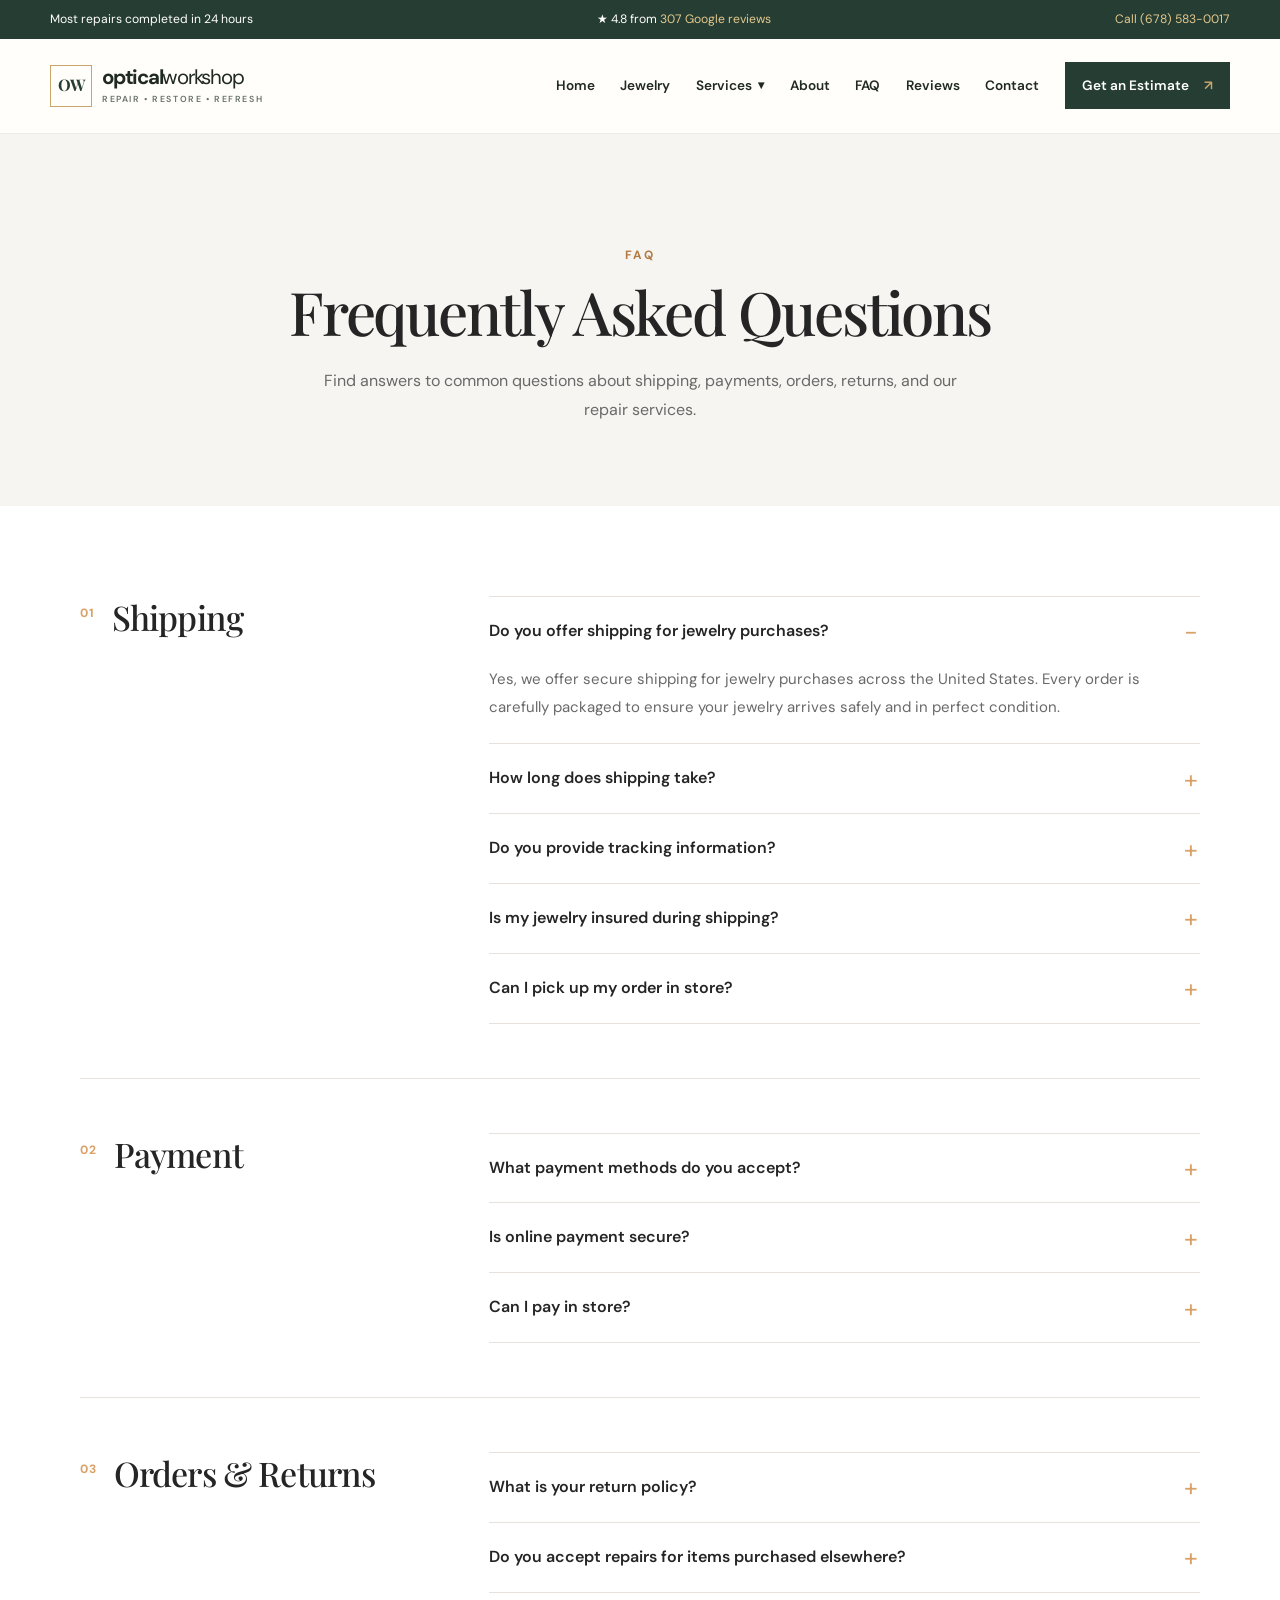
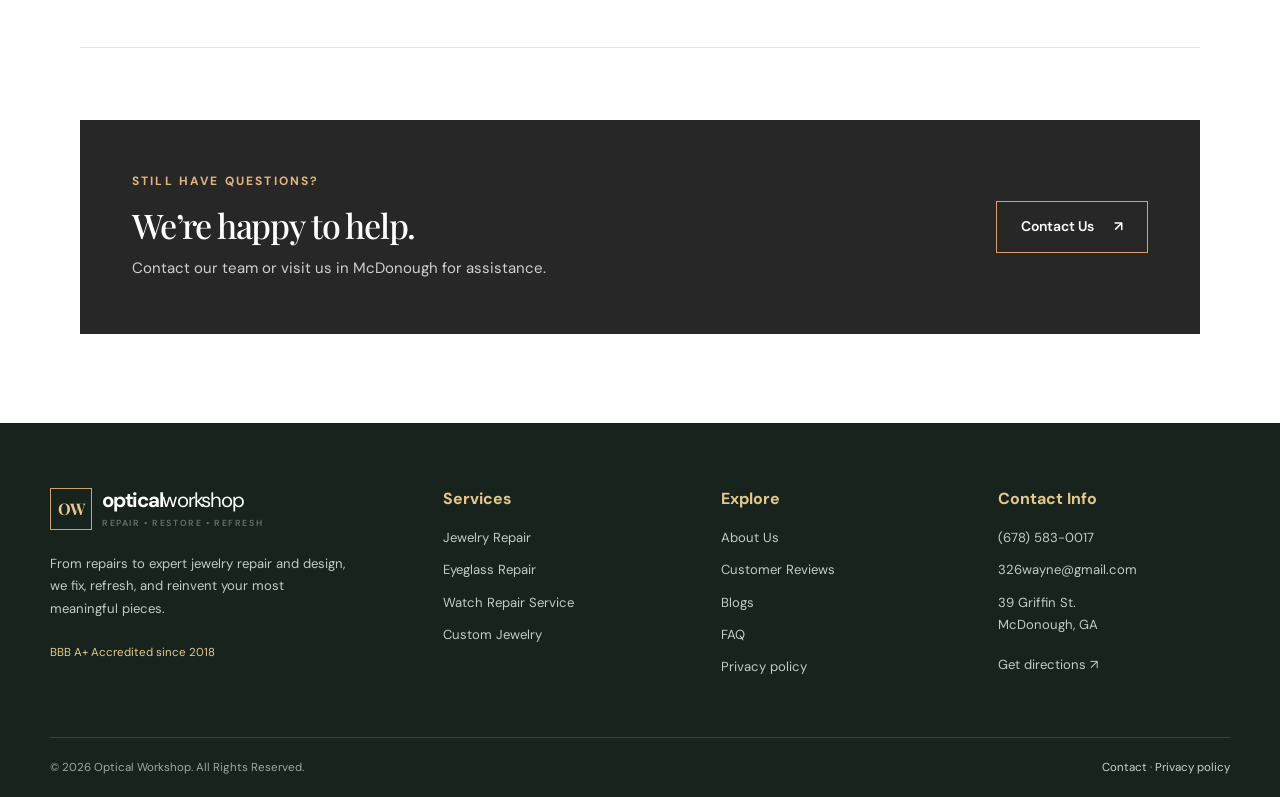
<file: faq.html>
<!doctype html>
<html lang="en">

<head>
  <meta charset="utf-8">
  <meta name="viewport" content="width=device-width, initial-scale=1">
  <meta name="description"
    content="Jewelry, watch and eyeglass repair in McDonough, GA. Family-owned repair shop with on-site service and most repairs finished within 24 hours.">
  <title>Optical Workshop | Jewelry, Watch & Eyeglass Repair</title>
  <link rel="stylesheet" href="style.css">
 <link rel="stylesheet" href="faq.css">
  <link rel="preconnect" href="https://fonts.googleapis.com">
  <link rel="preconnect" href="https://fonts.gstatic.com" crossorigin>
  <link
    href="https://fonts.googleapis.com/css2?family=DM+Sans:wght@400;500;600;700&family=Playfair+Display:wght@500;600;700&display=swap"
    rel="stylesheet">
</head>

<body>
  <div class="topbar">
    <div class="container topbar-inner"><span>Most repairs completed in 24 hours</span><span>★ 4.8 from <a
          href="https://www.google.com/maps?cid=13297792757638044891" target="_blank" rel="noopener">307 Google
          reviews</a></span><a href="tel:+16785830017">Call (678) 583-0017</a></div>
  </div>
  <header class="site-header">
    <div class="container nav-wrap">
      <a class="brand" href="index.html" aria-label="Optical Workshop home"><span
          class="brand-mark">OW</span><span>optical<span class="brand-light">workshop</span><small>REPAIR • RESTORE •
            REFRESH</small></span></a>
      <input type="checkbox" id="nav-toggle" class="nav-toggle"><label for="nav-toggle" class="nav-toggle-label"
        aria-label="Toggle navigation"><span></span><span></span><span></span></label>
      <nav class="main-nav"><a href="index.html">Home</a>
        <a href="jewelry.html">Jewelry</a>
        <div class="nav-dropdown">
          <a href="#" class="dropdown-toggle">
            Services <span class="dropdown-arrow">▾</span>
          </a>
          <ul class="submenu">
            <li><a href="jewelry-repair.html">Jewelry Repair</a></li>
            <li><a href="watch-repair.html">Watch Repair</a></li>
            <li><a href="eyeglass-repair.html">Eyeglass Repair</a></li>
          </ul>
        </div>
        <a href="about.html">About</a>
        <a href="faq.html">FAQ</a>
        <a href="reviews.html">Reviews</a>
        <a href="contact.html">Contact</a>
        <a class="nav-cta" href="contact.html">Get an Estimate <span>↗</span></a>
      </nav>
    </div>
  </header>




<!-- FAQ page content only. Header and footer intentionally excluded. -->


<main class="ow-faq-page">
  <section class="ow-faq-hero" aria-labelledby="ow-faq-title">
    <div class="ow-faq-container">
      <p class="ow-faq-eyebrow">FAQ</p>
      <h1 id="ow-faq-title">Frequently Asked Questions</h1>
      <p class="ow-faq-intro">Find answers to common questions about shipping, payments, orders, returns, and our repair services.</p>
    </div>
  </section>

  <section class="ow-faq-content" aria-label="Frequently asked questions">
    <div class="ow-faq-container">
      <section class="ow-faq-category" aria-labelledby="ow-faq-shipping">
        <div class="ow-faq-category-heading">
          <span class="ow-faq-category-number">01</span>
          <h2 id="ow-faq-shipping">Shipping</h2>
        </div>
        <div class="ow-faq-list">
          <details class="ow-faq-item" open>
            <summary>Do you offer shipping for jewelry purchases?</summary>
            <div class="ow-faq-answer"><p>Yes, we offer secure shipping for jewelry purchases across the United States. Every order is carefully packaged to ensure your jewelry arrives safely and in perfect condition.</p></div>
          </details>
          <details class="ow-faq-item">
            <summary>How long does shipping take?</summary>
            <div class="ow-faq-answer"><p>Standard shipping typically takes 3–7 business days, depending on your location. Expedited shipping options may also be available at checkout for faster delivery.</p></div>
          </details>
          <details class="ow-faq-item">
            <summary>Do you provide tracking information?</summary>
            <div class="ow-faq-answer"><p>Yes. Once your order has been shipped, you will receive a tracking number via email so you can monitor your package until it arrives.</p></div>
          </details>
          <details class="ow-faq-item">
            <summary>Is my jewelry insured during shipping?</summary>
            <div class="ow-faq-answer"><p>Yes, all shipped jewelry orders are fully insured and securely packaged to protect against damage or loss during transit.</p></div>
          </details>
          <details class="ow-faq-item">
            <summary>Can I pick up my order in store?</summary>
            <div class="ow-faq-answer"><p>Absolutely. Customers can choose in-store pickup at our McDonough location to avoid shipping charges and receive their items faster.</p></div>
          </details>
        </div>
      </section>

      <section class="ow-faq-category" aria-labelledby="ow-faq-payment">
        <div class="ow-faq-category-heading">
          <span class="ow-faq-category-number">02</span>
          <h2 id="ow-faq-payment">Payment</h2>
        </div>
        <div class="ow-faq-list">
          <details class="ow-faq-item">
            <summary>What payment methods do you accept?</summary>
            <div class="ow-faq-answer">
              <p>We accept several secure payment options including:</p>
              <ul><li>Credit cards (Visa, MasterCard, American Express, Discover)</li><li>Debit cards</li><li>Secure online payments</li></ul>
            </div>
          </details>
          <details class="ow-faq-item">
            <summary>Is online payment secure?</summary>
            <div class="ow-faq-answer"><p>Yes. All payments are processed through secure encrypted payment gateways to ensure your personal and financial information is protected.</p></div>
          </details>
          <details class="ow-faq-item">
            <summary>Can I pay in store?</summary>
            <div class="ow-faq-answer"><p>Yes. Customers visiting our store in McDonough can pay using cash, credit cards, or debit cards.</p></div>
          </details>
        </div>
      </section>

      <section class="ow-faq-category" aria-labelledby="ow-faq-orders">
        <div class="ow-faq-category-heading">
          <span class="ow-faq-category-number">03</span>
          <h2 id="ow-faq-orders">Orders &amp; Returns</h2>
        </div>
        <div class="ow-faq-list">
          <details class="ow-faq-item">
            <summary>What is your return policy?</summary>
            <div class="ow-faq-answer"><p>We want you to be completely satisfied with your purchase. If you are not happy with your order, you may request a return or exchange within a limited return period provided the item is unused and in its original condition.</p></div>
          </details>
          <details class="ow-faq-item">
            <summary>Do you accept repairs for items purchased elsewhere?</summary>
            <div class="ow-faq-answer"><p>Yes. Our experienced jewelers can repair many types of jewelry, watches, and eyeglasses—even if they were not originally purchased from our store.</p></div>
          </details>
        </div>
      </section>

      <section class="ow-faq-contact">
        <div>
          <p class="ow-faq-eyebrow">Still have questions?</p>
          <h2>We’re happy to help.</h2>
          <p>Contact our team or visit us in McDonough for assistance.</p>
        </div>
        <a class="ow-faq-button" href="/contact/">Contact Us <span aria-hidden="true">↗</span></a>
      </section>
    </div>
  </section>
</main>

  <footer class="site-footer">
    <div class="container footer-grid">
      <div class="footer-brand"><a class="brand brand-footer" href="#home"><span
            class="brand-mark">OW</span><span>optical<span class="brand-light">workshop</span><small>REPAIR • RESTORE •
              REFRESH</small></span></a>
        <p>From repairs to expert jewelry repair and design, we fix, refresh, and reinvent your most meaningful pieces.
        </p>
        <p class="accreditation">BBB A+ Accredited since 2018</p>
      </div>
      <div>
        <h3>Services</h3><a href="/jewelry-repair/">Jewelry Repair</a><a href="/eyeglass-repair/">Eyeglass Repair</a><a
          href="/watch-repair-service/">Watch Repair Service</a><a href="/jewelry/">Custom Jewelry</a>
      </div>
      <div>
        <h3>Explore</h3><a href="#about">About Us</a><a href="#reviews">Customer Reviews</a><a
          href="/blog-jewelry-v1/">Blogs</a><a href="/faq/">FAQ</a><a href="/privacy-policy/">Privacy policy</a>
      </div>
      <div>
        <h3>Contact Info</h3><a href="tel:+16785830017">(678) 583-0017</a><a
          href="mailto:326wayne@gmail.com">326wayne@gmail.com</a>
        <p>39 Griffin St.<br>McDonough, GA</p><a href="https://www.google.com/maps?cid=13297792757638044891"
          target="_blank" rel="noopener">Get directions ↗</a>
      </div>
    </div>
    <div class="container footer-bottom"><span>© 2026 Optical Workshop. All Rights Reserved.</span><span><a
          href="#contact">Contact</a> · <a href="/privacy-policy/">Privacy policy</a></span></div>
  </footer>
</body>

</html>
</file>
<file: style.css>
/* Optical Workshop — compact responsive layout */
:root {
    --ink: #202923;
    --muted: #68716a;
    --cream: #f7f5ef;
    --paper: #fffefa;
    --green: #263d33;
    --gold: #c6a66b;
    --line: #e4e2da;
    --serif: "Playfair Display", Georgia, serif;
    --sans: "DM Sans", Arial, sans-serif
}

* {
    box-sizing: border-box
}

html {
    scroll-behavior: smooth;
    scroll-padding-top: 90px
}

body {
    margin: 0;
    color: var(--ink);
    font: 16px/1.7 var(--sans);
    background: var(--paper)
}

img {
    display: block;
    width: 100%;
    height: 100%;
    object-fit: cover
}

a {
    color: inherit;
    text-decoration: none
}

p {
    margin: 0 0 1.1rem
}

h1,
h2,
h3 {
    margin: 0 0 1rem;
    line-height: 1.15
}

h1,
h2 {
    font-family: var(--serif);
    font-weight: 600;
    letter-spacing: -.035em
}

h1 {
    font-size: clamp(2.7rem, 5.8vw, 5.3rem);
    max-width: 780px
}

h2 {
    font-size: clamp(2.1rem, 4vw, 3.5rem)
}

h3 {
    font-size: 1.45rem;
    font-family: var(--serif)
}

em {
    color: var(--gold);
    font-style: normal
}

.container {
    width: min(1180px, calc(100% - 48px));
    margin: auto
}

.section-pad {
    padding: 100px 0
}

.eyebrow {
    font-size: .72rem;
    font-weight: 700;
    letter-spacing: .17em;
    color: #9a7a43;
    margin-bottom: 1.1rem
}

.topbar {
    background: var(--green);
    color: #fff;
    font-size: .76rem
}

.topbar-inner {
    display: flex;
    justify-content: space-between;
    gap: 20px;
    padding: 9px 0
}

.topbar a {
    color: #e4c98e
}

.site-header {
    background: var(--paper);
    position: relative;
    z-index: 5;
    border-bottom: 1px solid #eeece5
}

.nav-wrap {
    min-height: 94px;
    display: flex;
    align-items: center;
    justify-content: space-between;
    gap: 32px
}

.brand {
    display: flex;
    align-items: center;
    gap: 10px;
    font-size: 1.28rem;
    font-weight: 700;
    letter-spacing: -.06em;
    line-height: 1.05
}

.brand-light {
    font-weight: 400
}

.brand small {
    display: block;
    margin-top: 7px;
    font-size: .55rem;
    letter-spacing: .18em;
    font-weight: 600;
    color: var(--muted)
}

.brand-mark {
    width: 42px;
    height: 42px;
    display: grid;
    place-items: center;
    border: 1px solid var(--gold);
    color: var(--green);
    font-family: var(--serif);
    font-size: 1rem;
    letter-spacing: -.06em
}

.main-nav {
    display: flex;
    align-items: center;
    gap: clamp(14px, 2vw, 28px);
    font-size: .85rem;
    font-weight: 600
}

.main-nav>a:not(.nav-cta):hover,
.footer-grid a:hover {
    color: #a3834c
}

.nav-cta {
    padding: 12px 17px;
    background: var(--green);
    color: white
}

.nav-cta span,
.btn span {
    margin-left: 12px;
    color: var(--gold)
}

.nav-toggle,
.nav-toggle-label {
    display: none
}
/* Navigation dropdown */
.main-nav .nav-dropdown {
    position: relative;
    display: inline-flex;
    align-items: center;
}

.main-nav .dropdown-toggle {
    display: inline-flex;
    align-items: center;
    gap: 6px;
}

/* Hide submenu by default */
.main-nav .submenu {
    display: none;
    position: absolute;
    top: 100%;
    left: 0;
    min-width: 210px;
    margin: 0;
    padding: 8px 0;
    list-style: none;
    background: #fff;
    border: 1px solid #e8e8e8;
    box-shadow: 0 8px 24px rgba(0, 0, 0, 0.12);
    z-index: 9999;
}

/* Show submenu on hover and keyboard focus */
.main-nav .nav-dropdown:hover .submenu,
.main-nav .nav-dropdown:focus-within .submenu {
    display: block;
}

/* Submenu links */
.main-nav .submenu li {
    display: block;
    margin: 0;
    padding: 0;
}

.main-nav .submenu li a {
    display: block;
    padding: 11px 18px;
    color: #333;
    text-decoration: none;
    white-space: nowrap;
}

.main-nav .submenu li a:hover,
.main-nav .submenu li a:focus {
    background: #f5f5f5;
    color: #b58a50;
}

/* Arrow */
.main-nav .dropdown-arrow {
    font-size: 12px;
}

.hero {
    position: relative;
    min-height: 660px;
    display: flex;
    align-items: center;
    color: white;
    background: #26372f url('https://graysjewelersatmcdonough.com/wp-content/uploads/2026/10/Quiet-Downtown-Storefronts-on-a-Sunny-Day.webp') center/cover no-repeat
}

.hero-shade {
    position: absolute;
    inset: 0;
    background: linear-gradient(90deg, rgba(18, 32, 25, .94) 0%, rgba(18, 32, 25, .78) 45%, rgba(18, 32, 25, .2) 100%)
}

.hero-content {
    position: relative;
    padding: 88px 0 105px
}

.hero .eyebrow {
    color: #e4c98e
}

.hero h1 em {
    display: block;
    color: #e4c98e
}

.hero-copy {
    max-width: 570px;
    color: #e6e9e5;
    font-size: 1.05rem
}

.hero-actions {
    display: flex;
    align-items: center;
    gap: 28px;
    margin: 30px 0 45px
}

.btn {
    display: inline-flex;
    align-items: center;
    justify-content: center;
    padding: 15px 22px;
    font-size: .85rem;
    font-weight: 700;
    transition: .2s
}

.btn-gold {
    background: var(--gold);
    color: #17251d
}

.btn-gold:hover {
    background: #dfc38d;
    transform: translateY(-2px)
}

.btn-dark {
    background: var(--green);
    color: #fff
}

.text-link {
    display: inline-flex;
    gap: 13px;
    align-items: center;
    font-size: .86rem;
    font-weight: 700;
    border-bottom: 1px solid var(--gold);
    padding-bottom: 5px
}

.text-link span {
    color: #a3834c;
    font-size: 1.1rem
}

.light-link {
    color: white;
    border-color: #bca26e
}

.hero-note {
    display: flex;
    align-items: center;
    gap: 14px
}

.note-star {
    font-size: 1.8rem;
    color: var(--gold)
}

.hero-note strong,
.hero-note small {
    display: block
}

.hero-note strong {
    font-size: .8rem
}

.hero-note small {
    font-size: .7rem;
    color: #d2d8d2
}

.note-divider {
    height: 38px;
    width: 1px;
    background: #ffffff66;
    margin: 0 8px
}

.hero-caption {
    position: absolute;
    right: 24px;
    bottom: 22px;
    font-size: .62rem;
    letter-spacing: .16em;
    color: #ffffffb8
}

.intro-grid,
.custom-grid {
    display: grid;
    grid-template-columns: 1fr 1fr;
    align-items: center;
    gap: clamp(40px, 8vw, 105px)
}

.intro-image {
    height: 490px;
    position: relative;
    padding: 0 28px 28px 0
}

.intro-image:before {
    content: "";
    position: absolute;
    inset: 28px 0 0 28px;
    border: 1px solid var(--gold)
}

.intro-image img {
    position: relative
}

.image-stamp {
    position: absolute;
    right: -18px;
    bottom: 55px;
    background: var(--green);
    color: white;
    padding: 18px 25px;
    text-align: center;
    box-shadow: 0 8px 30px #0002
}

.image-stamp strong,
.image-stamp span {
    display: block
}

.image-stamp strong {
    font: 1.4rem var(--serif)
}

.image-stamp span {
    font-size: .7rem;
    letter-spacing: .08em
}

.intro-copy p:not(.eyebrow),
.custom-copy>p:not(.eyebrow) {
    color: var(--muted);
    font-size: .94rem
}

.intro-copy p a {
    color: #80663a;
    text-decoration: underline;
    text-underline-offset: 3px
}

.intro-copy .text-link {
    margin-top: 8px
}

.services {
    background: var(--cream)
}

.section-heading {
    display: flex;
    align-items: end;
    justify-content: space-between;
    gap: 50px;
    margin-bottom: 42px
}

.section-heading>p {
    max-width: 440px;
    color: var(--muted);
    font-size: .94rem
}

.service-grid {
    display: grid;
    grid-template-columns: repeat(3, minmax(0, 1fr));
    gap: 22px
}

.service-card {
    background: var(--paper);
    border: 1px solid var(--line);
    transition: transform .25s, box-shadow .25s
}

.service-card:hover {
    transform: translateY(-5px);
    box-shadow: 0 18px 40px #1d30200f
}

.service-image {
    height: 245px;
    position: relative;
    overflow: hidden
}

.service-image img {
    transition: transform .5s
}

.service-card:hover img {
    transform: scale(1.04)
}

.card-number {
    position: absolute;
    top: 14px;
    left: 14px;
    background: var(--paper);
    color: var(--green);
    padding: 5px 10px;
    font-size: .7rem
}

.service-body {
    padding: 26px 25px 30px
}

.card-kicker {
    font-size: .64rem !important;
    letter-spacing: .15em;
    color: #a3834c !important;
    font-weight: 700;
    margin-bottom: 9px !important
}

.service-body h3 {
    margin-bottom: 12px
}

.service-body>p:not(.card-kicker) {
    font-size: .86rem;
    color: var(--muted);
    min-height: 105px
}

.service-body .text-link {
    font-size: .76rem
}

.promise {
    padding: 48px 0;
    background: #eae5d8
}

.promise-inner {
    display: grid;
    grid-template-columns: 1fr 1fr auto;
    align-items: center;
    gap: 35px
}

.promise h2 {
    font-size: clamp(2rem, 3.5vw, 3rem);
    margin: 0
}

.promise .eyebrow {
    margin-bottom: 10px
}

.promise-inner>p {
    max-width: 330px;
    color: #5f685f;
    font-size: .9rem;
    margin: 0
}

.centered {
    display: block;
    text-align: center;
    max-width: 760px;
    margin: 0 auto 42px
}

.centered>p:last-child {
    max-width: 720px;
    margin: 0 auto;
    color: var(--muted);
    font-size: .94rem
}

.centered h2 {
    margin-bottom: 18px
}

.category-grid {
    display: grid;
    grid-template-columns: repeat(3, minmax(0, 1fr));
    gap: 22px
}

.category-card {
    position: relative;
    height: 300px;
    overflow: hidden;
    background: var(--green)
}

.category-card:after {
    content: "";
    position: absolute;
    inset: 30% 0 0;
    background: linear-gradient(transparent, rgba(15, 25, 20, .82))
}

.category-card img {
    transition: transform .5s
}

.category-card:hover img {
    transform: scale(1.06)
}

.category-card span {
    position: absolute;
    z-index: 1;
    bottom: 20px;
    left: 22px;
    right: 22px;
    color: #fff;
    font-family: var(--serif);
    font-size: 1.3rem;
    display: flex;
    justify-content: space-between;
    align-items: center
}

.category-card b {
    font: 1rem var(--sans);
    color: #e4c98e
}

.custom {
    background: var(--green);
    color: #fff
}

.custom-grid {
    gap: clamp(40px, 7vw, 90px)
}

.custom-image {
    height: 550px
}

.custom-copy>p:not(.eyebrow) {
    color: #d0d8d1
}

.custom-copy h2 em {
    color: #e4c98e
}

.custom-copy .btn {
    margin: 14px 0 25px
}

.custom-links {
    border-top: 1px solid #ffffff35
}

.custom-links a {
    display: grid;
    grid-template-columns: 35px 1fr auto;
    align-items: center;
    gap: 12px;
    padding: 16px 0;
    border-bottom: 1px solid #ffffff35
}

.custom-links span {
    color: #d7bd86;
    font-size: .75rem
}

.custom-links strong {
    font: 1.1rem var(--serif)
}

.custom-links b {
    font-size: .7rem;
    color: #e4c98e
}

.reviews {
    background: var(--cream)
}

.review-grid {
    display: grid;
    grid-template-columns: repeat(3, minmax(0, 1fr));
    gap: 22px
}

.review-card {
    background: var(--paper);
    padding: 30px;
    border: 1px solid var(--line)
}

.stars {
    color: #b18a48;
    letter-spacing: .13em;
    margin-bottom: 17px
}

.review-card p {
    font: 1rem/1.75 var(--serif);
    color: #3d473f
}

.review-card span {
    font-size: .72rem;
    color: var(--muted);
    text-transform: uppercase;
    letter-spacing: .1em
}

.review-link {
    text-align: center;
    margin: 32px 0 0
}

.contact-band {
    background: #202d25;
    color: white;
    padding: 72px 0
}

.contact-inner {
    display: flex;
    justify-content: space-between;
    align-items: center;
    gap: 40px
}

.contact-inner h2 {
    margin-bottom: 15px
}

.contact-inner>div:first-child>p:last-child {
    color: #cbd2cb;
    margin-bottom: 0
}

.contact-actions {
    display: flex;
    flex-direction: column;
    align-items: flex-start;
    gap: 20px
}

.site-footer {
    background: #17231c;
    color: #e7e9e4;
    padding: 65px 0 20px
}

.footer-grid {
    display: grid;
    grid-template-columns: 1.5fr 1fr 1fr 1fr;
    gap: 45px;
    padding-bottom: 48px
}

.brand-footer {
    color: #fff;
    display: inline-flex
}

.brand-footer .brand-mark {
    color: #e4c98e
}

.footer-brand>p {
    max-width: 300px;
    color: #aeb8b0;
    font-size: .83rem;
    margin-top: 23px
}

.footer-brand .accreditation {
    font-size: .72rem;
    color: #e4c98e
}

.footer-grid h3 {
    font: 1rem var(--sans);
    font-weight: 700;
    color: #e4c98e;
    margin-bottom: 18px
}

.footer-grid>div:not(:first-child)>a {
    display: block;
    color: #c3cbc4;
    font-size: .82rem;
    margin: 0 0 10px
}

.footer-grid>div>p {
    font-size: .82rem;
    color: #c3cbc4
}

.footer-bottom {
    display: flex;
    justify-content: space-between;
    gap: 20px;
    border-top: 1px solid #ffffff24;
    padding-top: 20px;
    color: #9da89f;
    font-size: .72rem
}

.footer-bottom a {
    color: #cbd2cb
}

@media(max-width:950px) {
    .main-nav {
        gap: 13px;
        font-size: .78rem
    }

    .nav-wrap {
        gap: 18px
    }

    .nav-cta {
        padding: 10px
    }

    .section-pad {
        padding: 75px 0
    }

    .service-image {
        height: 205px
    }

    .service-body {
        padding: 22px 18px
    }

    .promise-inner {
        grid-template-columns: 1fr 1fr
    }

    .promise-inner .btn {
        grid-column: 2;
        justify-self: start
    }

    .footer-grid {
        gap: 25px
    }

    .hero {
        min-height: 600px
    }
}

@media(max-width:760px) {
    .container {
        width: min(100% - 36px, 600px)
    }

    .topbar-inner {
        justify-content: center;
        flex-wrap: wrap;
        gap: 5px 16px;
        font-size: .68rem
    }

    .topbar-inner>span:first-child {
        display: none
    }

    .nav-wrap {
        min-height: 78px;
        flex-wrap: wrap
    }

    .nav-toggle-label {
        display: flex;
        width: 34px;
        height: 30px;
        flex-direction: column;
        justify-content: center;
        gap: 6px;
        cursor: pointer;
        margin-left: auto
    }

    .nav-toggle-label span {
        height: 2px;
        width: 25px;
        background: var(--green)
    }

    .main-nav {
        display: none;
        order: 3;
        flex-basis: 100%;
        align-items: stretch;
        flex-direction: column;
        gap: 0;
        padding: 0 0 18px
    }

    .main-nav a {
        padding: 11px 0;
        border-top: 1px solid var(--line)
    }

    .main-nav .nav-cta {
        padding: 12px 15px;
        margin-top: 8px;
        border: 0
    }

    .nav-toggle:checked~.main-nav {
        display: flex
    }

    .hero {
        min-height: 630px;
        background-position: 58% center
    }

    .hero-shade {
        background: linear-gradient(90deg, rgba(18, 32, 25, .93), rgba(18, 32, 25, .64))
    }

    .hero-content {
        padding: 75px 0 90px
    }

    .hero h1 {
        font-size: clamp(2.55rem, 11vw, 4.2rem)
    }

    .hero-copy {
        font-size: .95rem
    }

    .hero-actions {
        align-items: flex-start;
        flex-direction: column;
        gap: 20px;
        margin: 25px 0 35px
    }

    .hero-note {
        gap: 9px
    }

    .note-divider {
        margin: 0 3px
    }

    .hero-note strong {
        font-size: .7rem
    }

    .hero-note small {
        font-size: .64rem
    }

    .hero-caption {
        font-size: .53rem
    }

    .section-pad {
        padding: 62px 0
    }

    .intro-grid,
    .custom-grid {
        grid-template-columns: 1fr;
        gap: 38px
    }

    .intro-image {
        height: 360px;
        margin-right: 15px
    }

    .intro-copy h2,
    .custom-copy h2 {
        font-size: 2.45rem
    }

    .section-heading {
        display: block;
        margin-bottom: 30px
    }

    .section-heading>p {
        margin-top: 18px
    }

    .service-grid,
    .category-grid,
    .review-grid {
        grid-template-columns: 1fr
    }

    .service-image {
        height: 260px
    }

    .service-body>p:not(.card-kicker) {
        min-height: 0
    }

    .promise {
        padding: 40px 0
    }

    .promise-inner {
        grid-template-columns: 1fr;
        gap: 18px
    }

    .promise-inner .btn {
        grid-column: auto
    }

    .category-card {
        height: 320px
    }

    .custom-image {
        height: 350px
    }

    .custom-links a {
        grid-template-columns: 28px 1fr;
        gap: 9px
    }

    .custom-links b {
        grid-column: 2
    }

    .review-card {
        padding: 25px
    }

    .contact-inner {
        align-items: flex-start;
        flex-direction: column
    }

    .contact-band {
        padding: 60px 0
    }

    .contact-actions {
        gap: 16px
    }

    .footer-grid {
        grid-template-columns: 1fr 1fr;
        gap: 35px 22px
    }

    .footer-brand {
        grid-column: 1/-1
    }

    .footer-bottom {
        flex-direction: column;
        gap: 7px
    }
}

@media(max-width:400px) {
    .container {
        width: calc(100% - 28px)
    }

    .brand {
        font-size: 1.1rem
    }

    .brand-mark {
        width: 37px;
        height: 37px
    }

    .hero-note {
        flex-wrap: wrap
    }

    .hero-note .note-divider {
        display: none
    }

    .hero-note>span:last-child {
        flex-basis: 100%;
        margin-left: 35px
    }

    .footer-grid {
        grid-template-columns: 1fr
    }

    .footer-brand {
        grid-column: auto
    }

    .category-card {
        height: 280px
    }
}
</file>
<file: faq.css>
/* FAQ page-specific styles. Header and footer styles are not included. */
.ow-faq-page {
  --ow-faq-gold: #d9a067;
  --ow-faq-ink: #252525;
  --ow-faq-muted: #696969;
  --ow-faq-line: #e7e2dc;
  color: var(--ow-faq-ink);
  background: #fff;
  font-family: inherit;
}
.ow-faq-page *,
.ow-faq-page *::before,
.ow-faq-page *::after { box-sizing: border-box; }
.ow-faq-container { width: min(1120px, calc(100% - 48px)); margin-inline: auto; }
.ow-faq-hero {
  padding: clamp(64px, 9vw, 112px) 0 clamp(54px, 7vw, 82px);
  background: #f7f5f2;
  text-align: center;
}
.ow-faq-eyebrow {
  margin: 0 0 14px;
  color: #b17b43;
  font-size: 12px;
  font-weight: 700;
  letter-spacing: .18em;
  line-height: 1.5;
  text-transform: uppercase;
}
.ow-faq-hero h1 {
  max-width: 850px;
  margin: 0 auto;
  font-size: clamp(36px, 5vw, 60px);
  font-weight: 500;
  letter-spacing: -.035em;
  line-height: 1.12;
}
.ow-faq-intro {
  max-width: 660px;
  margin: 22px auto 0;
  color: var(--ow-faq-muted);
  font-size: 16px;
  line-height: 1.8;
}
.ow-faq-content { padding: clamp(52px, 7vw, 90px) 0; }
.ow-faq-category {
  display: grid;
  grid-template-columns: minmax(200px, .7fr) minmax(0, 1.5fr);
  gap: clamp(28px, 6vw, 84px);
  padding: 0 0 54px;
  margin: 0 0 54px;
  border-bottom: 1px solid var(--ow-faq-line);
}
.ow-faq-category:last-of-type { margin-bottom: 0; }
.ow-faq-category-heading { display: flex; align-items: flex-start; gap: 16px; }
.ow-faq-category-number {
  padding-top: 7px;
  color: var(--ow-faq-gold);
  font-size: 12px;
  font-weight: 700;
  letter-spacing: .12em;
}
.ow-faq-category h2 {
  margin: 0;
  font-size: clamp(25px, 3vw, 34px);
  font-weight: 500;
  letter-spacing: -.025em;
  line-height: 1.25;
}
.ow-faq-list { border-top: 1px solid var(--ow-faq-line); }
.ow-faq-item { border-bottom: 1px solid var(--ow-faq-line); }
.ow-faq-item summary {
  position: relative;
  display: flex;
  align-items: center;
  justify-content: space-between;
  gap: 24px;
  padding: 22px 36px 22px 0;
  color: var(--ow-faq-ink);
  cursor: pointer;
  font-size: 16px;
  font-weight: 600;
  line-height: 1.55;
  list-style: none;
}
.ow-faq-item summary::-webkit-details-marker { display: none; }
.ow-faq-item summary::after {
  content: '+';
  position: absolute;
  top: 50%;
  right: 2px;
  color: var(--ow-faq-gold);
  font-size: 25px;
  font-weight: 400;
  line-height: 1;
  transform: translateY(-50%);
}
.ow-faq-item[open] summary::after { content: '−'; }
.ow-faq-item summary:focus-visible,
.ow-faq-button:focus-visible { outline: 2px solid var(--ow-faq-gold); outline-offset: 4px; }
.ow-faq-answer { padding: 0 28px 22px 0; color: var(--ow-faq-muted); }
.ow-faq-answer p { margin: 0; font-size: 15px; line-height: 1.85; }
.ow-faq-answer ul { margin: 12px 0 0; padding-left: 22px; font-size: 15px; line-height: 1.9; }
.ow-faq-contact {
  display: flex;
  align-items: center;
  justify-content: space-between;
  gap: 28px;
  margin-top: 72px;
  padding: clamp(28px, 5vw, 52px);
  background: #272727;
  color: #fff;
}
.ow-faq-contact .ow-faq-eyebrow { color: #e2b47f; }
.ow-faq-contact h2 { margin: 0 0 10px; font-size: clamp(25px, 3vw, 34px); font-weight: 500; line-height: 1.25; }
.ow-faq-contact p:not(.ow-faq-eyebrow) { margin: 0; color: #d0d0d0; font-size: 15px; line-height: 1.7; }
.ow-faq-button {
  display: inline-flex;
  flex: 0 0 auto;
  align-items: center;
  gap: 20px;
  justify-content: center;
  min-height: 52px;
  padding: 0 24px;
  border: 1px solid var(--ow-faq-gold);
  color: #fff;
  font-size: 14px;
  font-weight: 600;
  text-decoration: none;
  transition: background-color .2s ease, color .2s ease;
}
.ow-faq-button:hover { background: var(--ow-faq-gold); color: #222; }
@media (max-width: 767px) {
  .ow-faq-container { width: min(100% - 36px, 600px); }
  .ow-faq-category { grid-template-columns: 1fr; gap: 22px; padding-bottom: 38px; margin-bottom: 38px; }
  .ow-faq-category-heading { gap: 12px; }
  .ow-faq-item summary { padding-top: 19px; padding-bottom: 19px; font-size: 15px; }
  .ow-faq-answer { padding-right: 20px; }
  .ow-faq-contact { align-items: flex-start; flex-direction: column; margin-top: 48px; }
}
@media (prefers-reduced-motion: reduce) {
  .ow-faq-button { transition: none; }
}
</file>
